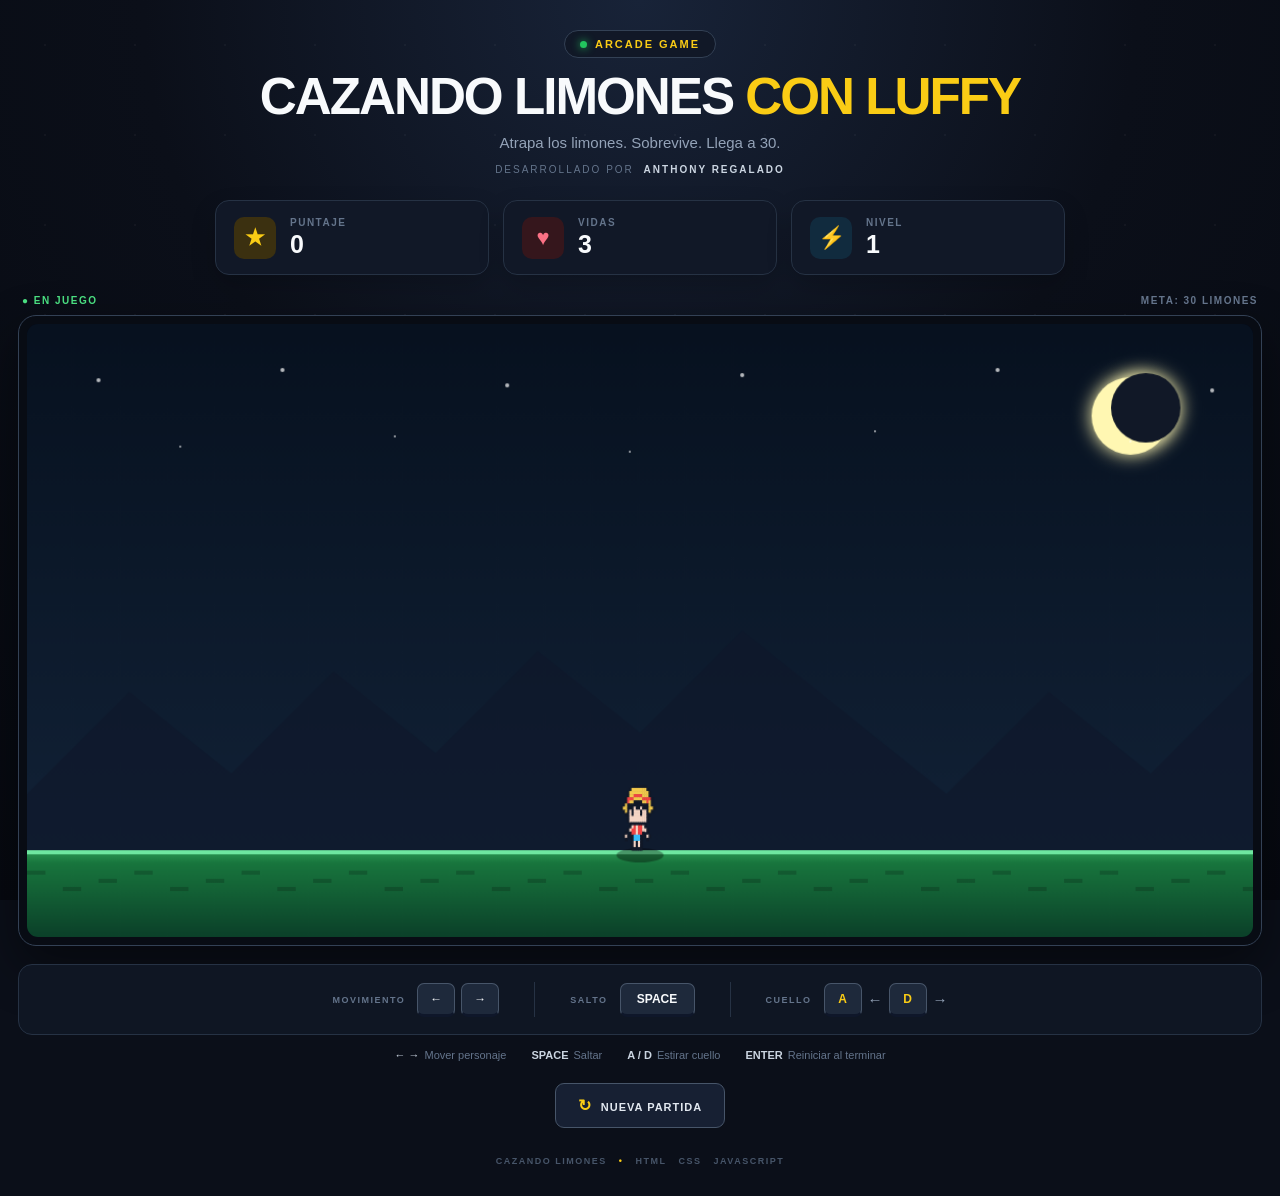
<file: index.html>
<!DOCTYPE html>
<html lang="es">

<head>

    <meta charset="UTF-8">

    <meta
        name="viewport"
        content="width=device-width, initial-scale=1.0"
    >

    <title>CAZANDO LIMONES CON LUFFY</title>

    <link
        rel="stylesheet"
        href="limones.css"
    >

</head>


<body onload="iniciar()">


    <div class="fondo"></div>


    <div class="contenedor">


        <!-- ======================================
             ENCABEZADO
        ======================================= -->

        <header class="encabezado">

            <div class="marca">
                <span class="marca-punto"></span>
                ARCADE GAME
            </div>


            <h1>
                CAZANDO LIMONES
                <span>CON LUFFY</span>
            </h1>


            <p class="subtitulo">
                Atrapa los limones. Sobrevive. Llega a 30.
            </p>


            <div class="autor">
                DESARROLLADO POR
                <strong>ANTHONY REGALADO</strong>
            </div>

        </header>



        <!-- ======================================
             HUD
        ======================================= -->

        <section class="hud">


            <div class="hud-item">

                <div class="hud-icon amarillo">
                    ★
                </div>

                <div class="hud-info">

                    <span>
                        PUNTAJE
                    </span>

                    <strong id="txtPuntaje">
                        0
                    </strong>

                </div>

            </div>



            <div class="hud-item">

                <div class="hud-icon rojo">
                    ♥
                </div>

                <div class="hud-info">

                    <span>
                        VIDAS
                    </span>

                    <strong id="txtVidas">
                        3
                    </strong>

                </div>

            </div>



            <div class="hud-item">

                <div class="hud-icon azul">
                    ⚡
                </div>

                <div class="hud-info">

                    <span>
                        NIVEL
                    </span>

                    <strong id="txtNivel">
                        1
                    </strong>

                </div>

            </div>


        </section>



        <!-- ======================================
             JUEGO
        ======================================= -->

        <main class="zona-juego">


            <div class="etiqueta-juego">

                <span>
                    ● EN JUEGO
                </span>

                <span>
                    META: 30 LIMONES
                </span>

            </div>


            <div class="marco-canvas">

                <canvas
                    id="areaJuego"
                    width="1200"
                    height="600"
                ></canvas>

            </div>



            <!-- ==================================
                 CONTROLES
            =================================== -->

            <div class="panel-controles">


                <div class="grupo-control">

                    <span class="titulo-control">
                        MOVIMIENTO
                    </span>


                    <div class="teclas">

                        <div class="tecla">
                            ←
                        </div>

                        <div class="tecla">
                            →
                        </div>

                    </div>

                </div>



                <div class="separador"></div>



                <div class="grupo-control">

                    <span class="titulo-control">
                        SALTO
                    </span>


                    <div class="teclas">

                        <div class="tecla tecla-ancha">
                            SPACE
                        </div>

                    </div>

                </div>



                <div class="separador"></div>



                <div class="grupo-control">

                    <span class="titulo-control">
                        CUELLO
                    </span>


                    <div class="teclas">

                        <div class="tecla tecla-especial">
                            A
                        </div>

                        <span class="flecha-cuello">
                            ←
                        </span>


                        <div class="tecla tecla-especial">
                            D
                        </div>

                        <span class="flecha-cuello">
                            →
                        </span>

                    </div>

                </div>


            </div>



            <!-- ==================================
                 EXPLICACIÓN
            =================================== -->

            <div class="instrucciones">

                <div>
                    <strong>
                        ← →
                    </strong>
                    Mover personaje
                </div>


                <div>
                    <strong>
                        SPACE
                    </strong>
                    Saltar
                </div>


                <div>
                    <strong>
                        A / D
                    </strong>
                    Estirar cuello
                </div>


                <div>
                    <strong>
                        ENTER
                    </strong>
                    Reiniciar al terminar
                </div>

            </div>



            <button
                class="btn-reiniciar"
                onclick="reiniciar()"
            >

                <span>↻</span>

                NUEVA PARTIDA

            </button>


        </main>



        <!-- ======================================
             FOOTER
        ======================================= -->

        <footer>

            <span>
                CAZANDO LIMONES
            </span>

            <span class="footer-punto">
                •
            </span>

            <span>
                HTML
            </span>

            <span>
                CSS
            </span>

            <span>
                JAVASCRIPT
            </span>

        </footer>


    </div>



    <script src="utils.js"></script>

    <script src="limones.js"></script>


</body>

</html>
</file>
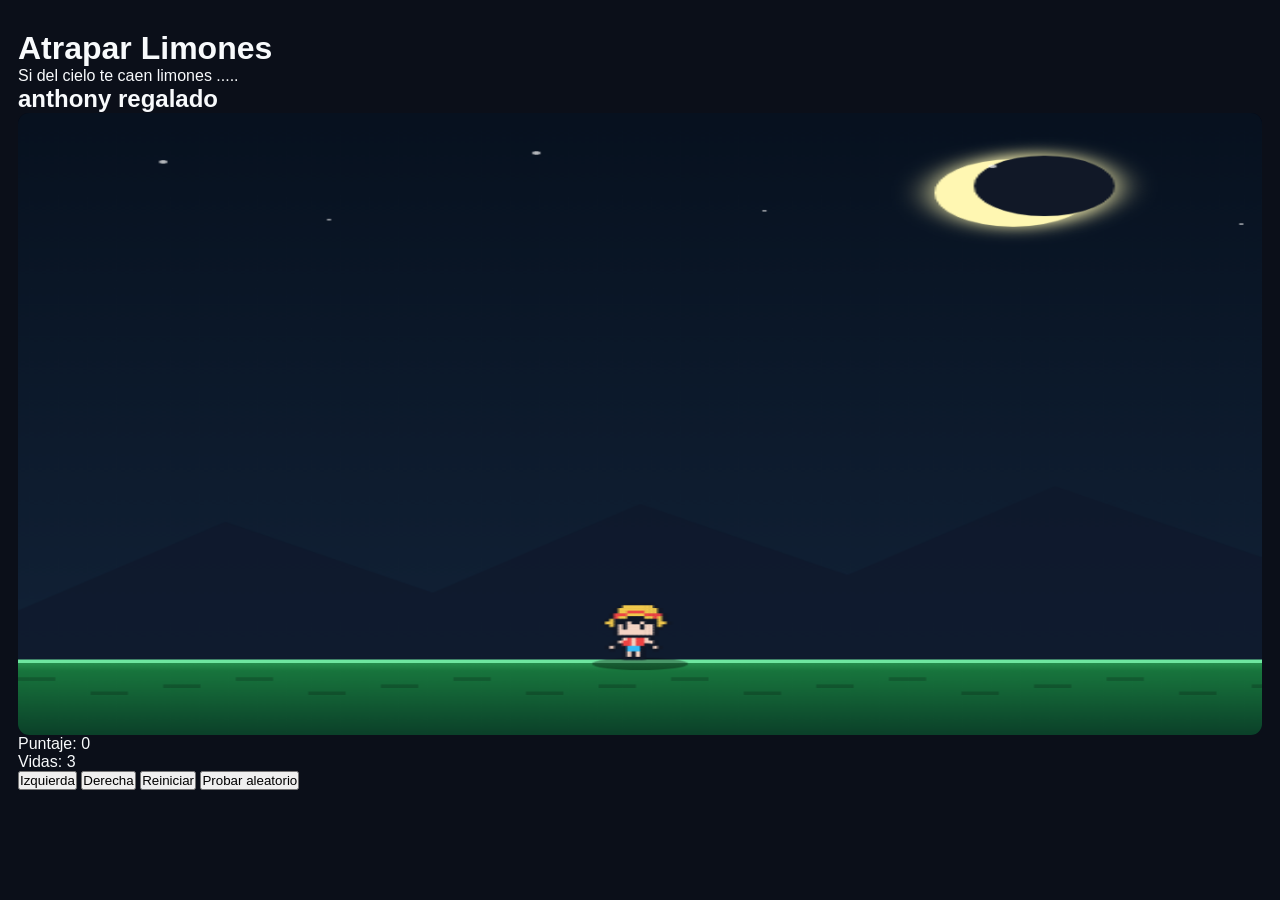
<file: index.html.html>
<!DOCTYPE html>
<html>
<head>
  <title>Caza Estrellas</title>
  <link rel="stylesheet" href="limones.css">
 
</head>
<body onload="iniciar()">
  <div class="contenedor">
    <h1>Atrapar Limones</h1>
    <p>Si del cielo te caen limones ..... </p>
    <h2>anthony regalado</h2>
    <canvas id="areaJuego" width="600" height="700"></canvas>
    <div class="panel">
      <p>Puntaje: <span id="txtPuntaje">0</span></p>
      <p>Vidas: <span id="txtVidas">3</span></p>
    </div>
    <div class="botones">
      <button onclick="moverIzquierda()">Izquierda</button>
      <button onclick="moverDerecha()">Derecha</button>
      <button onclick="reiniciar()">Reiniciar</button>
      <button onclick=" probarAletorio()">Probar aleatorio</button>
    </div>
  </div>
  <link rel="stylesheet" href="limones.css">
  <script src="limones.js"></script>
  <script src="utils.js"></script>
</body>
</html>
</file>
<file: limones.css>
/* ==========================================
   CONFIGURACIÓN GENERAL
========================================== */

* {
    box-sizing: border-box;
    margin: 0;
    padding: 0;
}


html {
    min-height: 100%;
}


body {

    min-height: 100vh;

    background:
        #0b0f19;

    color: #f8fafc;

    font-family:
        Arial,
        Helvetica,
        sans-serif;

    overflow-x: hidden;

    padding: 30px 18px;
}


/* ==========================================
   FONDO
========================================== */

.fondo {

    position: fixed;

    inset: 0;

    z-index: -2;

    background:

        radial-gradient(
            circle at 50% 0%,
            #182338 0%,
            #0b0f19 45%,
            #060910 100%
        );

}


.fondo::before {

    content: "";

    position: absolute;

    inset: 0;

    background-image:

        radial-gradient(
            #ffffff 1px,
            transparent 1px
        );

    background-size: 90px 90px;

    opacity: 0.035;

}


/* ==========================================
   CONTENEDOR
========================================== */

.contenedor {

    width: 100%;

    max-width: 1500px;

    margin: 0 auto;

}


/* ==========================================
   ENCABEZADO
========================================== */

.encabezado {

    text-align: center;

    margin-bottom: 25px;

}


.marca {

    display: inline-flex;

    align-items: center;

    gap: 8px;

    padding: 7px 15px;

    border: 1px solid #334155;

    border-radius: 30px;

    background: #111827;

    color: #facc15;

    font-size: 11px;

    font-weight: 800;

    letter-spacing: 2px;

    margin-bottom: 13px;

}


.marca-punto {

    width: 7px;

    height: 7px;

    background: #22c55e;

    border-radius: 50%;

    box-shadow:
        0 0 8px #22c55e;

}


.encabezado h1 {

    font-size:
        clamp(30px, 4vw, 58px);

    line-height: 1;

    letter-spacing: -2px;

    font-weight: 900;

    color: #f8fafc;

}


.encabezado h1 span {

    color: #facc15;

}


.subtitulo {

    margin-top: 12px;

    color: #94a3b8;

    font-size: 15px;

}


.autor {

    margin-top: 13px;

    font-size: 10px;

    color: #64748b;

    letter-spacing: 2px;

}


.autor strong {

    color: #cbd5e1;

    margin-left: 5px;

}


/* ==========================================
   HUD
========================================== */

.hud {

    display: grid;

    grid-template-columns:
        repeat(3, 1fr);

    gap: 14px;

    width: min(
        850px,
        100%
    );

    margin:
        0 auto 20px;

}


.hud-item {

    display: flex;

    align-items: center;

    gap: 14px;

    min-height: 75px;

    padding: 12px 18px;

    background: #111827;

    border: 1px solid #263244;

    border-radius: 14px;

    box-shadow:
        0 10px 25px rgba(0,0,0,0.18);

}


.hud-icon {

    width: 42px;

    height: 42px;

    display: grid;

    place-items: center;

    border-radius: 10px;

    font-size: 22px;

    font-weight: 900;

}


.amarillo {

    background: #3b3010;

    color: #facc15;

}


.rojo {

    background: #35161c;

    color: #fb7185;

}


.azul {

    background: #112b3e;

    color: #38bdf8;

}


.hud-info {

    display: flex;

    flex-direction: column;

    gap: 2px;

}


.hud-info span {

    color: #64748b;

    font-size: 10px;

    font-weight: 800;

    letter-spacing: 1.5px;

}


.hud-info strong {

    font-size: 25px;

    color: #f8fafc;

}


/* ==========================================
   ZONA DEL JUEGO
========================================== */

.zona-juego {

    width: 100%;

    margin: 0 auto;

}


.etiqueta-juego {

    width: 100%;

    display: flex;

    justify-content: space-between;

    align-items: center;

    padding: 0 4px 9px;

    color: #64748b;

    font-size: 10px;

    font-weight: 800;

    letter-spacing: 1.5px;

}


.etiqueta-juego span:first-child {

    color: #4ade80;

}


/* ==========================================
   CANVAS
========================================== */

.marco-canvas {

    width: 100%;

    background: #080c14;

    border: 1px solid #334155;

    border-radius: 18px;

    padding: 8px;

    box-shadow:
        0 20px 50px rgba(0,0,0,0.45);

}


canvas {

    display: block;

    width: 100%;

    height: auto;

    aspect-ratio: 2 / 1;

    border-radius: 11px;

    background: #020617;

}


/* ==========================================
   CONTROLES
========================================== */

.panel-controles {

    width: 100%;

    display: flex;

    justify-content: center;

    align-items: center;

    gap: 35px;

    margin-top: 18px;

    padding: 17px;

    background: #0f1623;

    border: 1px solid #263244;

    border-radius: 14px;

}


.grupo-control {

    display: flex;

    align-items: center;

    gap: 12px;

}


.titulo-control {

    color: #64748b;

    font-size: 9px;

    font-weight: 900;

    letter-spacing: 1.5px;

}


.teclas {

    display: flex;

    align-items: center;

    gap: 6px;

}


.tecla {

    min-width: 38px;

    height: 34px;

    display: grid;

    place-items: center;

    padding: 0 9px;

    border-radius: 7px;

    background: #1e293b;

    border: 1px solid #475569;

    border-bottom: 3px solid #0f172a;

    color: #f8fafc;

    font-size: 12px;

    font-weight: 900;

}


.tecla-ancha {

    min-width: 75px;

}


.tecla-especial {

    color: #facc15;

}


.flecha-cuello {

    color: #94a3b8;

    font-size: 15px;

}


.separador {

    width: 1px;

    height: 35px;

    background: #263244;

}


/* ==========================================
   INSTRUCCIONES
========================================== */

.instrucciones {

    display: flex;

    justify-content: center;

    flex-wrap: wrap;

    gap: 10px 25px;

    margin-top: 14px;

    color: #64748b;

    font-size: 11px;

}


.instrucciones div {

    display: flex;

    gap: 5px;

}


.instrucciones strong {

    color: #cbd5e1;

}


/* ==========================================
   BOTÓN
========================================== */

.btn-reiniciar {

    display: block;

    margin: 22px auto 0;

    padding: 12px 22px;

    border: 1px solid #475569;

    border-radius: 9px;

    background: #172033;

    color: #e2e8f0;

    font-size: 11px;

    font-weight: 900;

    letter-spacing: 1px;

    cursor: pointer;

    transition:
        0.2s ease;

}


.btn-reiniciar span {

    color: #facc15;

    font-size: 16px;

    margin-right: 5px;

}


.btn-reiniciar:hover {

    background: #243149;

    border-color: #64748b;

    transform:
        translateY(-2px);

}


.btn-reiniciar:active {

    transform:
        translateY(1px);

}


/* ==========================================
   FOOTER
========================================== */

footer {

    display: flex;

    justify-content: center;

    align-items: center;

    gap: 12px;

    margin-top: 28px;

    color: #475569;

    font-size: 9px;

    font-weight: 800;

    letter-spacing: 1.5px;

}


.footer-punto {

    color: #facc15;

}


/* ==========================================
   RESPONSIVE
========================================== */

@media (max-width: 850px) {

    body {
        padding:
            20px 10px;
    }


    .hud {

        gap: 8px;

    }


    .hud-item {

        padding:
            10px;

        gap: 9px;

    }


    .hud-icon {

        width: 34px;

        height: 34px;

        font-size: 17px;

    }


    .hud-info strong {

        font-size: 20px;

    }


    .panel-controles {

        gap: 15px;

    }


    .titulo-control {

        display: none;

    }

}


@media (max-width: 600px) {

    .encabezado h1 {

        font-size: 29px;

        letter-spacing: -1px;

    }


    .subtitulo {

        font-size: 12px;

    }


    .hud-item {

        justify-content: center;

    }


    .hud-info span {

        font-size: 8px;

    }


    .panel-controles {

        gap: 10px;

        padding: 12px;

    }


    .separador {

        display: none;

    }


    .instrucciones {

        font-size: 9px;

        gap: 7px 13px;

    }


    footer {

        flex-wrap: wrap;

    }

}
</file>
